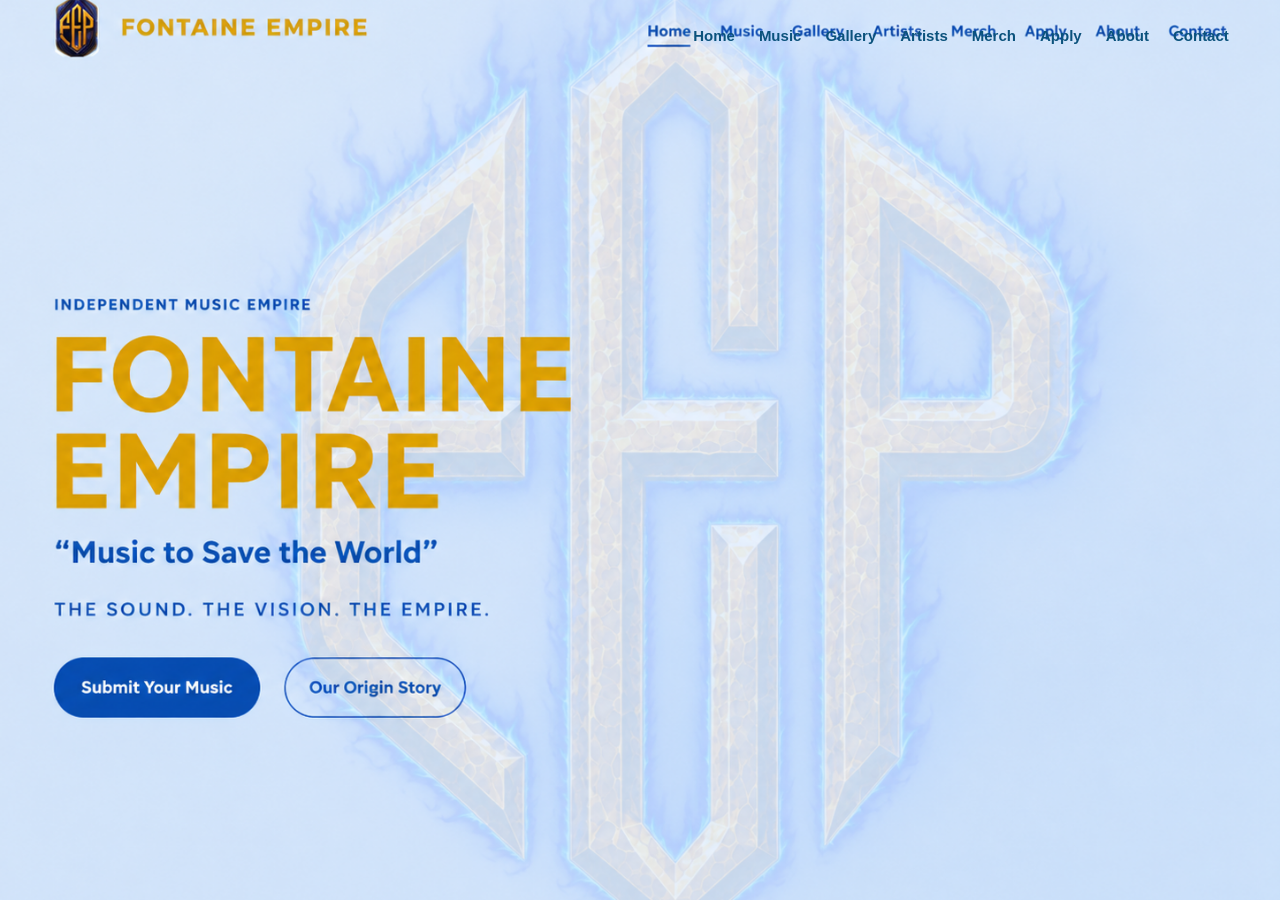
<file: index.html>
<!doctype html>
<html lang="en">

<head>

<meta charset="utf-8">

<meta name="viewport"
      content="width=device-width, initial-scale=1, viewport-fit=cover">

<title>FONTAINE EMPIRE | Music to Save the World</title>

<meta name="description"
      content="Fontaine Empire — Music to Save the World. The Sound. The Vision. The Empire.">


<style>

/* =========================================================
   RESET
========================================================= */

*{
  box-sizing:border-box;
}

html,
body{
  margin:0;
  padding:0;
  width:100%;
  min-height:100%;
}

body{
  font-family:Arial, Helvetica, sans-serif;

  background:#dceeff;

  overflow-x:hidden;
}

a{
  text-decoration:none;
}


/* =========================================================
   HOME
========================================================= */

.home{
  position:relative;

  width:100vw;

  height:100vh;
  height:100svh;

  min-height:520px;

  overflow:hidden;

  background:#dceeff;
}


/* =========================================================
   DESKTOP BACKGROUND
========================================================= */

.home-image{
  position:absolute;

  inset:0;

  width:100%;
  height:100%;

  object-fit:cover;

  object-position:center center;

  display:block;

  user-select:none;

  -webkit-user-drag:none;
}


/* =========================================================
   DESKTOP NAVIGATION
========================================================= */

.desktop-nav{
  position:absolute;

  top:3%;
  right:4%;

  z-index:20;

  display:flex;

  align-items:center;

  gap:24px;
}

.desktop-nav a{
  color:#0b527c;

  text-decoration:none;

  font-size:15px;

  font-weight:700;

  white-space:nowrap;

  transition:.2s ease;
}

.desktop-nav a:hover{
  color:#1689d5;
}


/* =========================================================
   MOBILE BRAND
========================================================= */

.mobile-brand{
  display:none;
}


/* =========================================================
   MOBILE HAMBURGER
========================================================= */

.mobile-menu-button{
  display:none;

  position:absolute;

  top:18px;
  right:18px;

  z-index:100;

  width:58px;
  height:58px;

  border:none;

  border-radius:15px;

  background:#ffffff;

  box-shadow:
    0 8px 25px rgba(11,82,124,.15);

  color:#0b527c;

  font-size:30px;

  line-height:1;

  cursor:pointer;
}


/* =========================================================
   MOBILE MENU
========================================================= */

.mobile-menu{
  display:none;

  position:absolute;

  top:88px;

  left:18px;
  right:18px;

  z-index:90;

  background:rgba(255,255,255,.97);

  border:1px solid #cfeaf4;

  border-radius:18px;

  overflow:hidden;

  box-shadow:
    0 15px 40px rgba(11,82,124,.18);
}

.mobile-menu.open{
  display:flex;

  flex-direction:column;
}

.mobile-menu a{
  padding:17px 20px;

  border-bottom:1px solid #e1f1f7;

  color:#0b527c;

  text-decoration:none;

  font-size:17px;

  font-weight:800;
}

.mobile-menu a:last-child{
  border-bottom:none;
}

.mobile-menu a:active{
  background:#e9f8ff;
}


/* =========================================================
   DESKTOP HOTSPOTS
========================================================= */

.hotspot{
  position:absolute;

  display:block;

  z-index:10;

  background:transparent;

  border:0;

  outline:0;

  color:transparent;

  text-decoration:none;
}


/* =========================================================
   DESKTOP NAVIGATION HOTSPOTS
========================================================= */

.home-link{
  top:3%;

  height:5.8%;
}

.home-link:nth-of-type(1){
  left:49%;

  width:5.1%;
}

.home-link:nth-of-type(2){
  left:54.7%;

  width:5%;
}

.home-link:nth-of-type(3){
  left:60%;

  width:5.8%;
}

.home-link:nth-of-type(4){
  left:66%;

  width:5.8%;
}

.home-link:nth-of-type(5){
  left:72%;

  width:5.5%;
}

.home-link:nth-of-type(6){
  left:78%;

  width:4.8%;
}

.home-link:nth-of-type(7){
  left:83.2%;

  width:5.2%;
}

.home-link:nth-of-type(8){
  left:89%;

  width:5.7%;
}


/* =========================================================
   DESKTOP BUTTONS
========================================================= */

.submit-link{
  left:4%;

  top:69%;

  width:16.5%;

  height:8.5%;
}

.origin-link{
  left:21.2%;

  top:69%;

  width:14%;

  height:8.5%;
}


/* =========================================================
   MOBILE
========================================================= */

@media(max-width:700px){

  html,
  body{
    width:100%;
    height:100%;

    overflow-x:hidden;
  }


  .home{
    width:100vw;

    height:100svh;

    min-height:600px;

    overflow:hidden;

    background:#dceeff;
  }


  /* =======================================================
     HIDE DESKTOP BACKGROUND IMAGE ON MOBILE
  ======================================================= */

  .home-image{
    display:none;
  }


  /* =======================================================
     LARGE TRANSPARENT FEP LOGO BACKGROUND
  ======================================================= */

  .home::before{

    content:"";

    position:absolute;

    z-index:1;

    top:50%;
    left:50%;

    width:115%;
    height:185%;

    transform:translate(-50%,-50%);

    background-image:url("fep-logo.jpeg");

    background-repeat:no-repeat;

    background-position:center;

    background-size:contain;

    opacity:.10;

    mix-blend-mode:multiply;

    pointer-events:none;
  }


  /* =======================================================
     MOBILE BRAND — TOP LEFT
  ======================================================= */

  .mobile-brand{

    position:absolute;

    top:18px;
    left:18px;

    z-index:100;

    display:flex;

    align-items:center;

    gap:9px;

    color:#c79b27;

    font-size:13px;

    font-weight:900;

    letter-spacing:.07em;

    white-space:nowrap;
  }


  .mobile-brand img{

    width:40px;
    height:40px;

    object-fit:contain;

    border-radius:50%;

    opacity:.95;
  }


  /* =======================================================
     HIDE DESKTOP NAV
  ======================================================= */

  .desktop-nav{
    display:none;
  }


  /* =======================================================
     HAMBURGER
  ======================================================= */

  .mobile-menu-button{

    display:flex;

    align-items:center;

    justify-content:center;
  }


  /* =======================================================
     HIDE DESKTOP HOTSPOTS
  ======================================================= */

  .hotspot{
    display:none;
  }


  /* =======================================================
     MOBILE MENU
  ======================================================= */

  .mobile-menu{
    z-index:90;
  }


  /* =======================================================
     MOBILE CONTENT
     
     ORIGINAL WORDS ARE KEPT
  ======================================================= */

  .mobile-content{

    position:absolute;

    z-index:30;

    top:50%;
    left:50%;

    transform:translate(-50%,-50%);

    width:88%;

    text-align:center;

    display:flex;

    flex-direction:column;

    align-items:center;
  }


  /* =======================================================
     MOBILE KICKER
  ======================================================= */

  .mobile-kicker{

    margin-bottom:8px;

    color:#15568c;

    font-size:11px;

    font-weight:900;

    letter-spacing:.16em;

    text-transform:uppercase;
  }


  /* =======================================================
     MOBILE TITLE
  ======================================================= */

  .mobile-title{

    margin:0;

    color:#e4a900;

    font-size:clamp(2.4rem,13vw,4rem);

    line-height:.9;

    font-weight:900;

    letter-spacing:-.04em;

    text-align:center;
  }


  /* =======================================================
     MOBILE TAGLINE
  ======================================================= */

  .mobile-tagline{

    margin:18px 0 0;

    color:#0b527c;

    font-size:clamp(1rem,5vw,1.35rem);

    font-weight:800;

    line-height:1.3;
  }


  /* =======================================================
     MOBILE SUBTITLE
  ======================================================= */

  .mobile-subtitle{

    margin:15px 0 0;

    color:#15568c;

    font-size:11px;

    font-weight:800;

    letter-spacing:.18em;

    text-transform:uppercase;

    line-height:1.5;
  }


  /* =======================================================
     MOBILE BUTTONS
  ======================================================= */

  .mobile-buttons{

    margin-top:25px;

    display:flex;

    justify-content:center;

    align-items:center;

    gap:10px;

    width:100%;
  }


  .mobile-button{

    display:flex;

    align-items:center;

    justify-content:center;

    min-height:46px;

    padding:0 18px;

    border-radius:25px;

    text-decoration:none;

    font-size:12px;

    font-weight:800;

    white-space:nowrap;
  }


  .mobile-button.primary{

    background:#086fc9;

    color:#fff;

    box-shadow:
      0 8px 20px rgba(8,111,201,.2);
  }


  .mobile-button.secondary{

    background:rgba(255,255,255,.75);

    color:#0b527c;

    border:1.5px solid #1689d5;
  }

}


/* =========================================================
   SMALL PHONES
========================================================= */

@media(max-width:390px){

  .mobile-brand{

    top:14px;
    left:14px;

    font-size:11px;

    gap:7px;
  }


  .mobile-brand img{

    width:36px;
    height:36px;
  }


  .mobile-menu-button{

    width:52px;
    height:52px;

    top:14px;
    right:14px;

    font-size:27px;
  }


  .mobile-menu{

    top:78px;

    left:14px;
    right:14px;
  }


  .mobile-content{

    width:92%;
  }


  .mobile-title{

    font-size:2.45rem;
  }


  .mobile-tagline{

    font-size:.95rem;
  }


  .mobile-subtitle{

    font-size:9px;
  }


  .mobile-buttons{

    gap:7px;
  }


  .mobile-button{

    padding:0 13px;

    font-size:10px;
  }

}


/* =========================================================
   TALL PHONES
========================================================= */

@media(max-width:700px) and (min-height:800px){

  .mobile-content{

    top:47%;
  }

}

</style>

</head>


<body>


<main
  class="home"
  aria-label="Fontaine Empire Home">


  <!-- =====================================================
       MOBILE BRAND
  ====================================================== -->

  <div class="mobile-brand">

    <img
      src="fep-logo.jpeg"
      alt="Fontaine Empire logo">

    <span>
      FONTAINE EMPIRE
    </span>

  </div>


  <!-- =====================================================
       DESKTOP BACKGROUND IMAGE

       This remains exactly as before on desktop.
       It is hidden only on mobile.
  ====================================================== -->

  <img
    class="home-image"
    src="home-reference.png"
    alt="Fontaine Empire — Music to Save the World">


  <!-- =====================================================
       DESKTOP NAVIGATION

       ONLY VISIBLE ON DESKTOP
  ====================================================== -->

  <nav
    class="desktop-nav"
    aria-label="Main navigation">

    <a href="index.html">
      Home
    </a>

    <a href="music.html">
      Music
    </a>

    <a href="gallery.html">
      Gallery
    </a>

    <a href="artists.html">
      Artists
    </a>

    <a href="merch.html">
      Merch
    </a>

    <a href="apply.html">
      Apply
    </a>

    <a href="about.html">
      About
    </a>

    <a href="contact.html">
      Contact
    </a>

  </nav>


  <!-- =====================================================
       MOBILE HAMBURGER

       ONLY VISIBLE ON MOBILE
  ====================================================== -->

  <button
    class="mobile-menu-button"
    id="mobileMenuButton"
    type="button"
    aria-label="Open menu"
    aria-expanded="false">

    ☰

  </button>


  <!-- =====================================================
       MOBILE MENU
  ====================================================== -->

  <nav
    class="mobile-menu"
    id="mobileMenu"
    aria-label="Mobile navigation">

    <a href="index.html">
      Home
    </a>

    <a href="music.html">
      Music
    </a>

    <a href="gallery.html">
      Gallery
    </a>

    <a href="artists.html">
      Artists
    </a>

    <a href="merch.html">
      Merch
    </a>

    <a href="apply.html">
      Apply
    </a>

    <a href="about.html">
      About
    </a>

    <a href="contact.html">
      Contact
    </a>

  </nav>


  <!-- =====================================================
       MOBILE CONTENT

       SAME WORDING AS BEFORE
  ====================================================== -->

  <section
    class="mobile-content"
    aria-label="Fontaine Empire introduction">


    <div class="mobile-kicker">
      Independent Music Empire
    </div>


    <h1 class="mobile-title">

      FONTAINE<br>

      EMPIRE

    </h1>


    <p class="mobile-tagline">

      “Music to Save the World”

    </p>


    <p class="mobile-subtitle">

      The Sound. The Vision. The Empire.

    </p>


    <div class="mobile-buttons">


      <a
        class="mobile-button primary"
        href="apply.html">

        Submit Your Music

      </a>


      <a
        class="mobile-button secondary"
        href="about.html">

        Our Origin Story

      </a>


    </div>

  </section>


  <!-- =====================================================
       DESKTOP CLICKABLE AREAS

       THESE STAY ACTIVE ON DESKTOP ONLY
  ====================================================== -->


  <a
    class="hotspot home-link"
    href="index.html"
    aria-label="Home">
  </a>


  <a
    class="hotspot home-link"
    href="music.html"
    aria-label="Music">
  </a>


  <a
    class="hotspot home-link"
    href="gallery.html"
    aria-label="Gallery">
  </a>


  <a
    class="hotspot home-link"
    href="artists.html"
    aria-label="Artists">
  </a>


  <a
    class="hotspot home-link"
    href="merch.html"
    aria-label="Merch">
  </a>


  <a
    class="hotspot home-link"
    href="apply.html"
    aria-label="Apply">
  </a>


  <a
    class="hotspot home-link"
    href="about.html"
    aria-label="About">
  </a>


  <a
    class="hotspot home-link"
    href="contact.html"
    aria-label="Contact">
  </a>


  <!-- DESKTOP BUTTONS -->


  <a
    class="hotspot submit-link"
    href="apply.html"
    aria-label="Submit Your Music">
  </a>


  <a
    class="hotspot origin-link"
    href="about.html"
    aria-label="Our Origin Story">
  </a>


</main>


<!-- =======================================================
     MOBILE MENU SCRIPT
======================================================= -->

<script>


const menuButton =
  document.getElementById("mobileMenuButton");


const mobileMenu =
  document.getElementById("mobileMenu");


/* =========================================================
   OPEN / CLOSE MENU
========================================================= */

menuButton.addEventListener("click", function(){

  const opened =
    mobileMenu.classList.toggle("open");


  menuButton.setAttribute(
    "aria-expanded",
    opened
  );


  menuButton.setAttribute(
    "aria-label",
    opened
      ? "Close menu"
      : "Open menu"
  );


  menuButton.textContent =
    opened
      ? "×"
      : "☰";

});


/* =========================================================
   CLOSE MENU AFTER SELECTING PAGE
========================================================= */

const mobileLinks =
  mobileMenu.querySelectorAll("a");


mobileLinks.forEach(function(link){

  link.addEventListener("click", function(){

    mobileMenu.classList.remove("open");


    menuButton.textContent =
      "☰";


    menuButton.setAttribute(
      "aria-expanded",
      "false"
    );


    menuButton.setAttribute(
      "aria-label",
      "Open menu"
    );

  });

});


/* =========================================================
   CLOSE MENU WHEN TAPPING OUTSIDE
========================================================= */

document.addEventListener("click", function(event){

  if(
    mobileMenu.classList.contains("open") &&
    !mobileMenu.contains(event.target) &&
    !menuButton.contains(event.target)
  ){

    mobileMenu.classList.remove("open");


    menuButton.textContent =
      "☰";


    menuButton.setAttribute(
      "aria-expanded",
      "false"
    );


    menuButton.setAttribute(
      "aria-label",
      "Open menu"
    );

  }

});

</script>


</body>

</html>
</file>
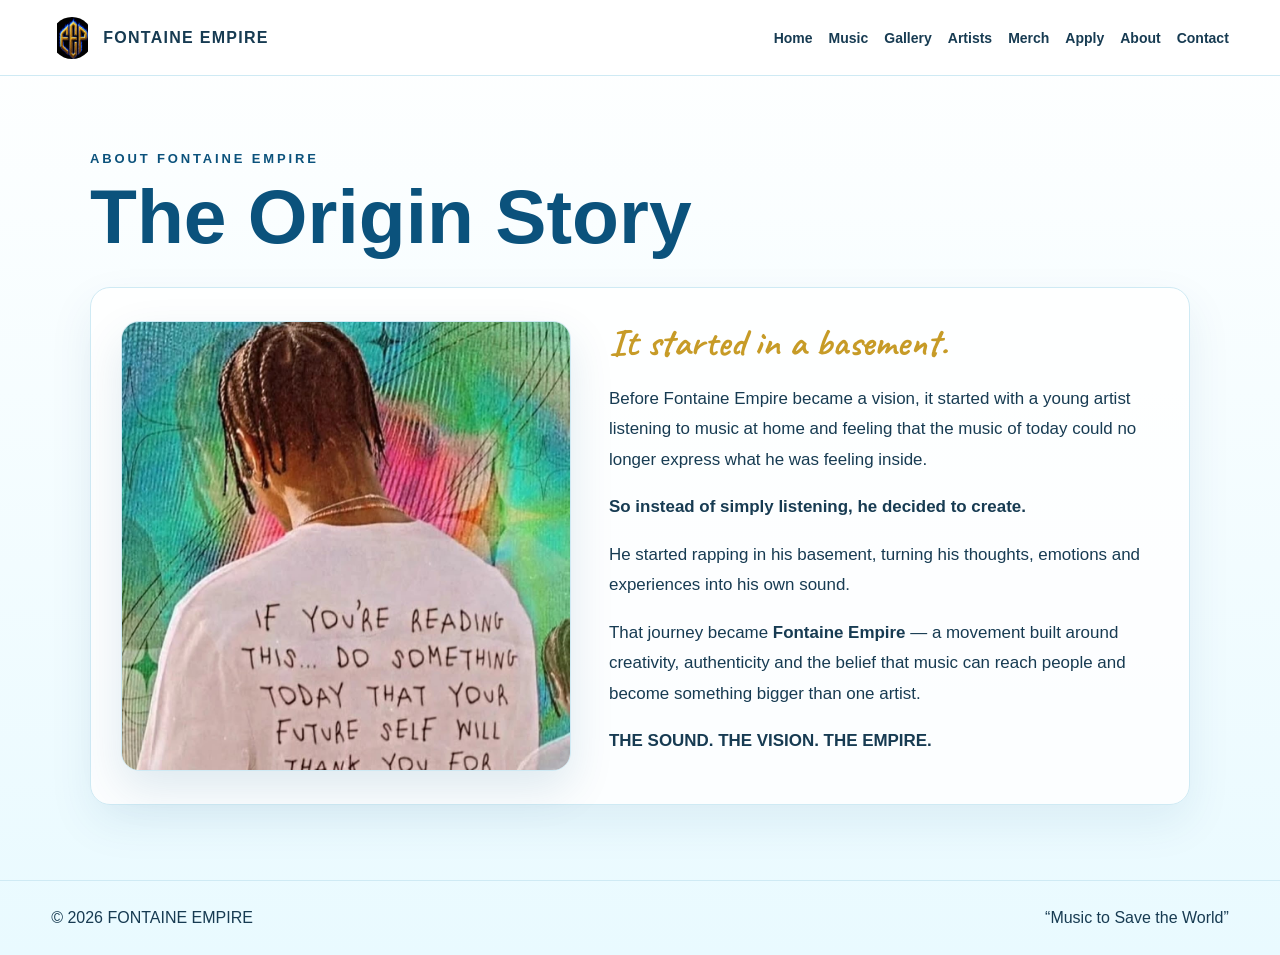
<file: about.html>
<!doctype html>
<html lang="en">
<head>
<meta charset="utf-8">
<meta name="viewport" content="width=device-width,initial-scale=1">

<title>About | FONTAINE EMPIRE</title>

<style>
*{
  box-sizing:border-box;
}

body{
  margin:0;
  font-family:Arial,sans-serif;
  color:#173b52;
  background:linear-gradient(#fff,#e9faff);
}

a{
  text-decoration:none;
  color:inherit;
}

/* NAVIGATION */
nav{
  height:76px;
  padding:0 4%;
  display:flex;
  align-items:center;
  justify-content:space-between;
  background:#ffffffee;
  backdrop-filter:blur(12px);
  border-bottom:1px solid #cfeaf4;
  position:sticky;
  top:0;
  z-index:10;
}

.brand{
  font-weight:900;
  letter-spacing:.08em;
  display:flex;
  align-items:center;
  gap:10px;
}

.brand img{
  width:42px;
  height:42px;
  border-radius:50%;
  object-fit:contain;
  flex:0 0 auto;
}

.links{
  display:flex;
  gap:16px;
  font-weight:700;
  font-size:14px;
}

.links a:hover{
  color:#1689d5;
}

/* MOBILE MENU */
.menu-toggle{
  display:none;
  background:#fff;
  border:1px solid #b9dcea;
  border-radius:10px;
  padding:9px 12px;
  color:#0b527c;
  font-size:18px;
  cursor:pointer;
}

.mobile-links{
  display:none;
}

/* PAGE */
.page{
  width:min(1100px,92%);
  margin:auto;
  padding:75px 0;
}

.kicker{
  text-transform:uppercase;
  letter-spacing:.22em;
  font-size:13px;
  font-weight:900;
  color:#0b527c;
}

h1{
  font-size:clamp(2.7rem,6vw,5rem);
  line-height:.92;
  margin:15px 0 35px;
  color:#0b527c;
}

/* ORIGIN STORY */
.card{
  padding:28px;
  border:1px solid #cfeaf4;
  border-radius:20px;
  background:#ffffffd9;
  box-shadow:0 18px 45px rgba(11,82,124,.08);
}

.origin-story{
  display:grid;
  grid-template-columns:minmax(260px,.9fr) minmax(320px,1.1fr);
  gap:38px;
  align-items:center;
  padding:30px;
}

.origin-photo{
  width:100%;
  max-height:560px;
  object-fit:cover;
  border-radius:18px;
  border:1px solid #cfeaf4;
  box-shadow:0 18px 45px rgba(11,82,124,.12);
}

.origin-copy h3{
  font-family:'Caveat',cursive;
  font-size:clamp(2rem,3vw,3rem);
  color:#c79b27;
  margin:0 0 16px;
}

.origin-copy p{
  font-size:1.06rem;
  line-height:1.8;
}

/* FOOTER */
footer{
  padding:28px 4%;
  border-top:1px solid #cfeaf4;
  display:flex;
  justify-content:space-between;
}

/* MOBILE */
@media(max-width:800px){

  nav{
    height:auto;
    min-height:72px;
    position:sticky;
  }

  .brand{
    font-size:12px;
    gap:8px;
  }

  .brand img{
    width:38px;
    height:38px;
  }

  .links{
    display:none;
  }

  .menu-toggle{
    display:block;
  }

  .mobile-links{
    position:absolute;
    top:72px;
    left:4%;
    right:4%;
    display:none;
    flex-direction:column;
    gap:0;
    background:#fff;
    border:1px solid #cfeaf4;
    border-radius:0 0 14px 14px;
    box-shadow:0 12px 25px rgba(11,82,124,.12);
    overflow:hidden;
  }

  .mobile-links.open{
    display:flex;
  }

  .mobile-links a{
    padding:14px 18px;
    border-bottom:1px solid #e4f2f7;
    font-weight:800;
  }

  .mobile-links a:last-child{
    border-bottom:0;
  }

  .origin-story{
    grid-template-columns:1fr;
    padding:22px;
  }

  .origin-photo{
    max-height:520px;
    max-width:620px;
    margin:auto;
  }

  footer{
    flex-direction:column;
    gap:8px;
  }
}
</style>

<link rel="preconnect" href="https://fonts.googleapis.com">
<link rel="preconnect" href="https://fonts.gstatic.com" crossorigin>
<link
href="https://fonts.googleapis.com/css2?family=Caveat:wght@500;600;700&display=swap"
rel="stylesheet">

</head>

<body>

<!-- NAVIGATION -->
<nav>

  <a class="brand" href="index.html">
    <img src="fep-logo.jpeg" alt="Fontaine Empire logo">
    <span>FONTAINE EMPIRE</span>
  </a>

  <div class="links">
    <a href="index.html">Home</a>
    <a href="music.html">Music</a>
    <a href="gallery.html">Gallery</a>
    <a href="artists.html">Artists</a>
    <a href="merch.html">Merch</a>
    <a href="apply.html">Apply</a>
    <a href="about.html">About</a>
    <a href="contact.html">Contact</a>
  </div>

  <button
    class="menu-toggle"
    type="button"
    aria-label="Open menu"
    aria-expanded="false">
    ☰
  </button>

  <div class="mobile-links">
    <a href="index.html">Home</a>
    <a href="music.html">Music</a>
    <a href="gallery.html">Gallery</a>
    <a href="artists.html">Artists</a>
    <a href="merch.html">Merch</a>
    <a href="apply.html">Apply</a>
    <a href="about.html">About</a>
    <a href="contact.html">Contact</a>
  </div>

</nav>

<!-- ABOUT PAGE -->
<main>

<section class="page">

  <div class="kicker">About Fontaine Empire</div>

  <h1>The Origin Story</h1>

  <div class="card origin-story">

    <img
      class="origin-photo"
      src="origin-story-photo.jpeg"
      alt="Fontaine Empire origin story photo">

    <div class="origin-copy">

      <h3>It started in a basement.</h3>

      <p>
        Before Fontaine Empire became a vision, it started with a young artist
        listening to music at home and feeling that the music of today could no
        longer express what he was feeling inside.
      </p>

      <p>
        <strong>So instead of simply listening, he decided to create.</strong>
      </p>

      <p>
        He started rapping in his basement, turning his thoughts, emotions and
        experiences into his own sound.
      </p>

      <p>
        That journey became <strong>Fontaine Empire</strong> — a movement built
        around creativity, authenticity and the belief that music can reach
        people and become something bigger than one artist.
      </p>

      <p>
        <strong>THE SOUND. THE VISION. THE EMPIRE.</strong>
      </p>

    </div>

  </div>

</section>

</main>

<!-- FOOTER -->
<footer>

  <span>© 2026 FONTAINE EMPIRE</span>

  <span>“Music to Save the World”</span>

</footer>

<!-- MOBILE MENU SCRIPT -->
<script>

const toggle = document.querySelector(".menu-toggle");
const mobileMenu = document.querySelector(".mobile-links");

if(toggle && mobileMenu){

  toggle.addEventListener("click", () => {

    const isOpen = mobileMenu.classList.toggle("open");

    toggle.setAttribute(
      "aria-expanded",
      isOpen
    );

  });

}

</script>

</body>
</html>
</file>
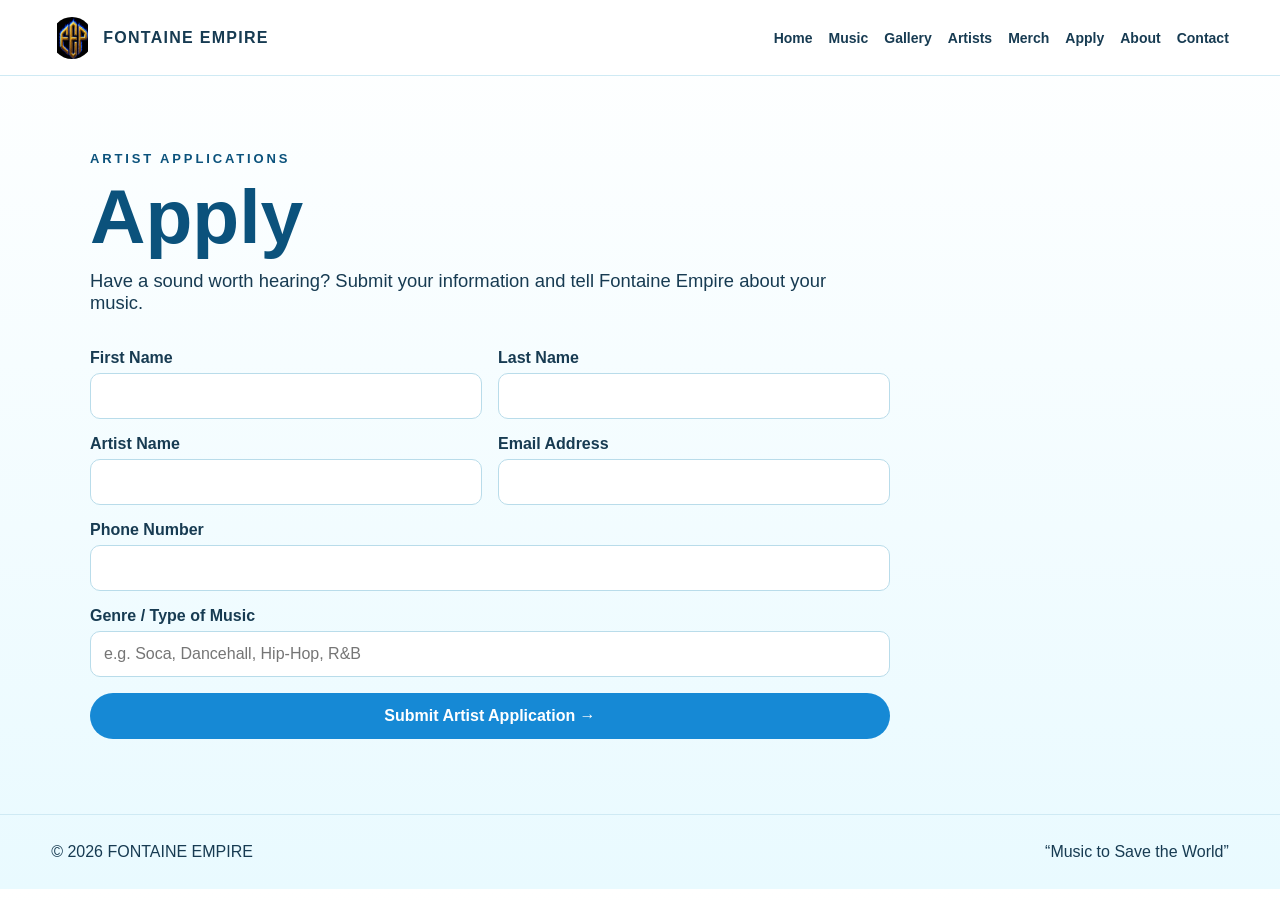
<file: apply.html>
<!doctype html>
<html lang="en">
<head>
<meta charset="utf-8">
<meta name="viewport" content="width=device-width,initial-scale=1">

<title>Apply | FONTAINE EMPIRE</title>

<style>
*{
  box-sizing:border-box;
}

body{
  margin:0;
  font-family:Arial,sans-serif;
  color:#173b52;
  background:linear-gradient(#fff,#e9faff);
}

a{
  text-decoration:none;
  color:inherit;
}

/* NAVIGATION */
nav{
  height:76px;
  padding:0 4%;
  display:flex;
  align-items:center;
  justify-content:space-between;
  background:#ffffffee;
  backdrop-filter:blur(12px);
  border-bottom:1px solid #cfeaf4;
  position:sticky;
  top:0;
  z-index:5;
}

.brand{
  font-weight:900;
  letter-spacing:.08em;
  display:flex;
  align-items:center;
  gap:10px;
}

.brand img{
  width:42px;
  height:42px;
  border-radius:50%;
  object-fit:contain;
}

.links{
  display:flex;
  gap:16px;
  font-weight:700;
  font-size:14px;
}

.links a:hover{
  color:#1689d5;
}

/* MOBILE MENU */
.menu-toggle{
  display:none;
  background:#fff;
  border:1px solid #b9dcea;
  border-radius:10px;
  padding:9px 12px;
  color:#0b527c;
  font-size:18px;
  cursor:pointer;
}

.mobile-links{
  display:none;
}

/* PAGE */
.page{
  width:min(1100px,92%);
  margin:auto;
  padding:75px 0;
}

.kicker{
  text-transform:uppercase;
  letter-spacing:.22em;
  font-size:13px;
  font-weight:900;
  color:#0b527c;
}

h1{
  font-size:clamp(2.7rem,6vw,5rem);
  line-height:.92;
  margin:15px 0;
  color:#0b527c;
}

.lead{
  font-size:1.15rem;
  max-width:760px;
}

/* APPLICATION FORM */
form{
  max-width:800px;
  display:grid;
  grid-template-columns:1fr 1fr;
  gap:16px;
  margin-top:35px;
}

.field{
  display:flex;
  flex-direction:column;
  gap:6px;
}

.full{
  grid-column:1/-1;
}

label{
  font-weight:700;
}

input,
textarea{
  padding:13px;
  border:1px solid #b9dcea;
  border-radius:10px;
  font:inherit;
  background:#fff;
  outline:none;
}

input:focus,
textarea:focus{
  border-color:#1689d5;
  box-shadow:0 0 0 3px rgba(22,137,213,.12);
}

textarea{
  min-height:150px;
  resize:vertical;
}

.submit{
  grid-column:1/-1;
  border:0;
  border-radius:999px;
  padding:14px;
  background:#1689d5;
  color:#fff;
  font-weight:900;
  font-size:16px;
  cursor:pointer;
}

.submit:hover{
  background:#0b6fae;
}

/* FOOTER */
footer{
  padding:28px 4%;
  border-top:1px solid #cfeaf4;
  display:flex;
  justify-content:space-between;
}

/* MOBILE */
@media(max-width:800px){

  nav{
    height:auto;
    min-height:72px;
    position:sticky;
  }

  .brand{
    font-size:12px;
    gap:8px;
  }

  .brand img{
    width:38px;
    height:38px;
  }

  .links{
    display:none;
  }

  .menu-toggle{
    display:block;
  }

  .mobile-links{
    position:absolute;
    top:72px;
    left:4%;
    right:4%;
    display:none;
    flex-direction:column;
    gap:0;
    background:#fff;
    border:1px solid #cfeaf4;
    border-radius:0 0 14px 14px;
    box-shadow:0 12px 25px rgba(11,82,124,.12);
    overflow:hidden;
  }

  .mobile-links.open{
    display:flex;
  }

  .mobile-links a{
    padding:14px 18px;
    border-bottom:1px solid #e4f2f7;
    font-weight:800;
  }

  .mobile-links a:last-child{
    border-bottom:0;
  }

  form{
    grid-template-columns:1fr;
  }

  .full,
  .submit{
    grid-column:auto;
  }

  footer{
    flex-direction:column;
    gap:8px;
  }
}
</style>
</head>

<body>

<!-- NAVIGATION -->
<nav>

  <a class="brand" href="index.html">
    <img src="fep-logo.jpeg" alt="Fontaine Empire logo">
    <span>FONTAINE EMPIRE</span>
  </a>

  <div class="links">
    <a href="index.html">Home</a>
    <a href="music.html">Music</a>
    <a href="gallery.html">Gallery</a>
    <a href="artists.html">Artists</a>
    <a href="merch.html">Merch</a>
    <a href="apply.html">Apply</a>
    <a href="about.html">About</a>
    <a href="contact.html">Contact</a>
  </div>

  <button
    class="menu-toggle"
    type="button"
    aria-label="Open menu"
    aria-expanded="false">
    ☰
  </button>

  <div class="mobile-links">
    <a href="index.html">Home</a>
    <a href="music.html">Music</a>
    <a href="gallery.html">Gallery</a>
    <a href="artists.html">Artists</a>
    <a href="merch.html">Merch</a>
    <a href="apply.html">Apply</a>
    <a href="about.html">About</a>
    <a href="contact.html">Contact</a>
  </div>

</nav>

<!-- APPLY PAGE -->
<main>

<section class="page">

  <div class="kicker">Artist Applications</div>

  <h1>Apply</h1>

  <p class="lead">
    Have a sound worth hearing?
    Submit your information and tell Fontaine Empire about your music.
  </p>

  <form>

    <div class="field">
      <label for="first-name">First Name</label>
      <input
        id="first-name"
        name="first_name"
        type="text"
        autocomplete="given-name"
        required>
    </div>

    <div class="field">
      <label for="last-name">Last Name</label>
      <input
        id="last-name"
        name="last_name"
        type="text"
        autocomplete="family-name"
        required>
    </div>

    <div class="field">
      <label for="artist-name">Artist Name</label>
      <input
        id="artist-name"
        name="artist_name"
        type="text"
        required>
    </div>

    <div class="field">
      <label for="email">Email Address</label>
      <input
        id="email"
        name="email"
        type="email"
        autocomplete="email"
        required>
    </div>

    <div class="field full">
      <label for="phone">Phone Number</label>
      <input
        id="phone"
        name="phone"
        type="tel"
        autocomplete="tel"
        required>
    </div>

    <div class="field full">
      <label for="genre">Genre / Type of Music</label>
      <input
        id="genre"
        name="genre"
        type="text"
        placeholder="e.g. Soca, Dancehall, Hip-Hop, R&B"
        required>
    </div>

    <button class="submit" type="submit">
      Submit Artist Application →
    </button>

  </form>

</section>

</main>

<!-- FOOTER -->
<footer>
  <span>© 2026 FONTAINE EMPIRE</span>
  <span>“Music to Save the World”</span>
</footer>

<script>
const toggle = document.querySelector(".menu-toggle");
const mobileMenu = document.querySelector(".mobile-links");

if(toggle && mobileMenu){

  toggle.addEventListener("click", () => {

    const isOpen = mobileMenu.classList.toggle("open");

    toggle.setAttribute(
      "aria-expanded",
      isOpen
    );

  });

}
</script>

</body>
</html>
</file>
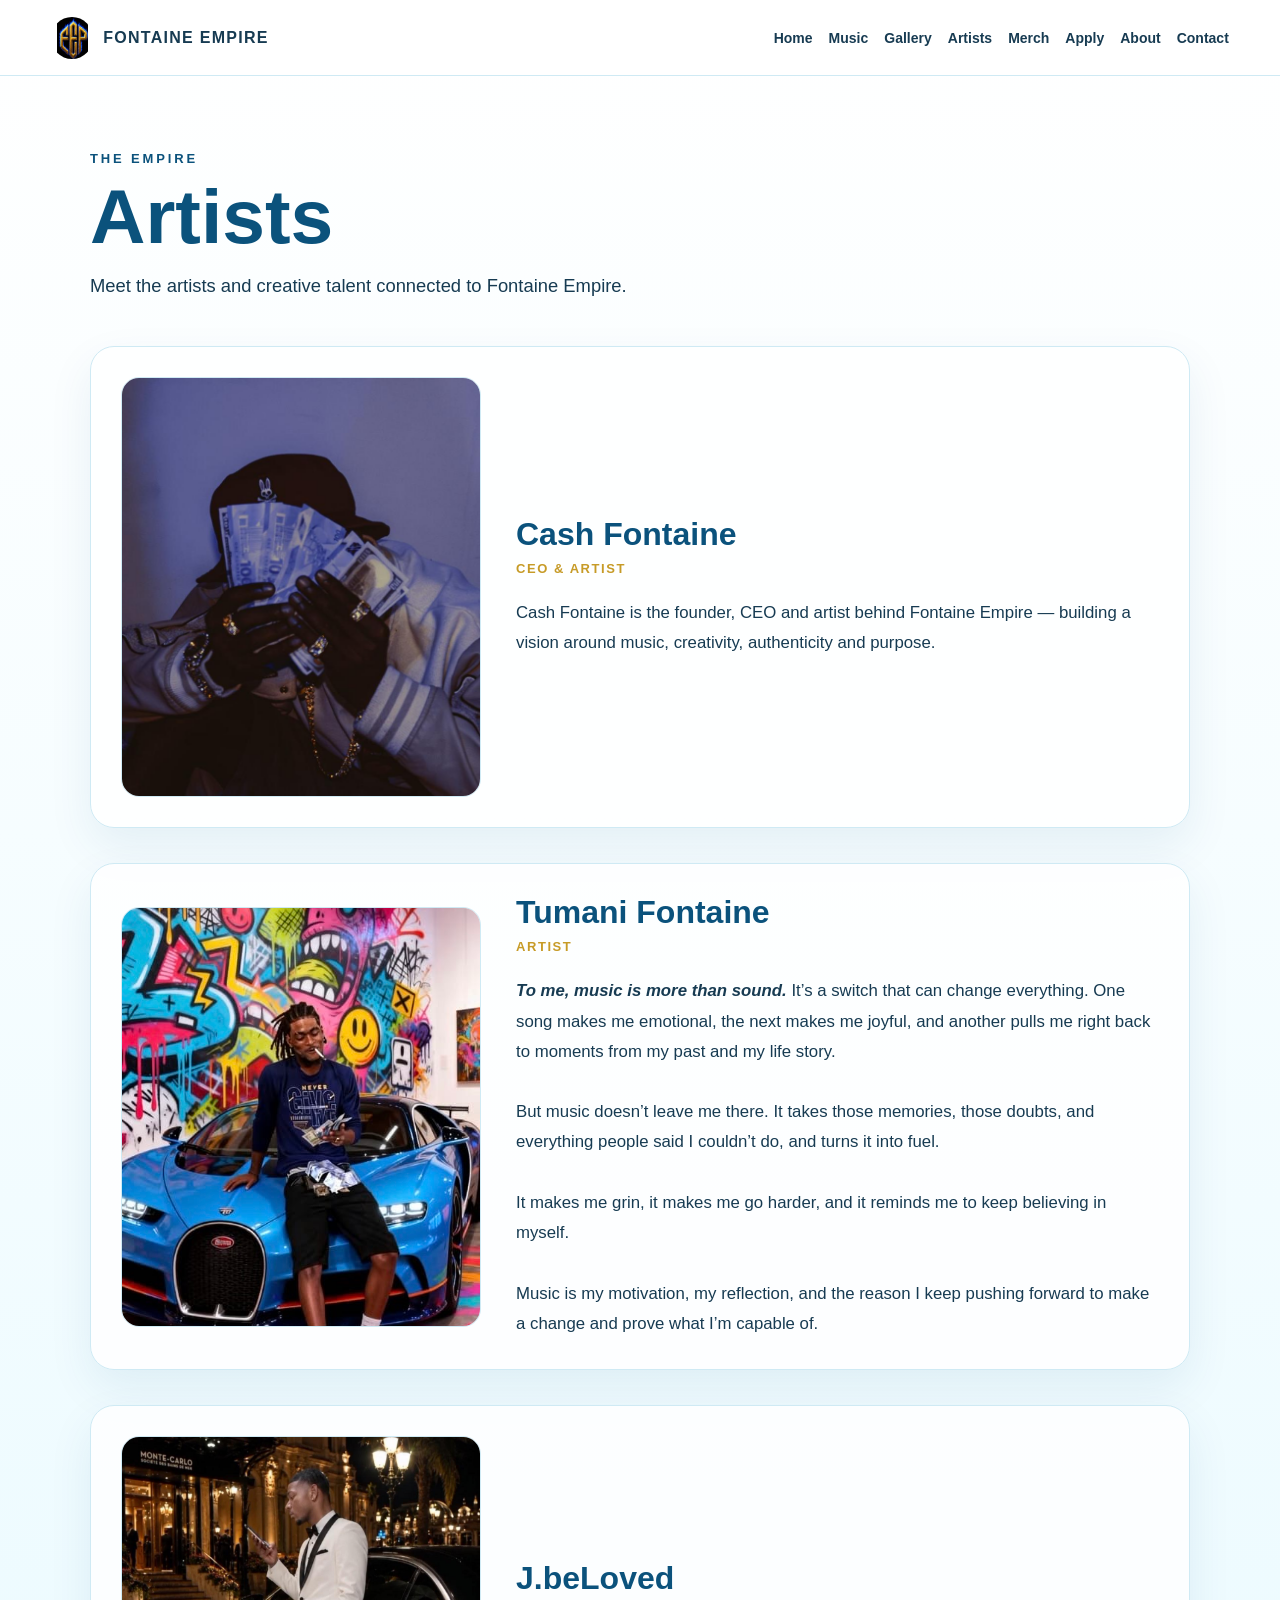
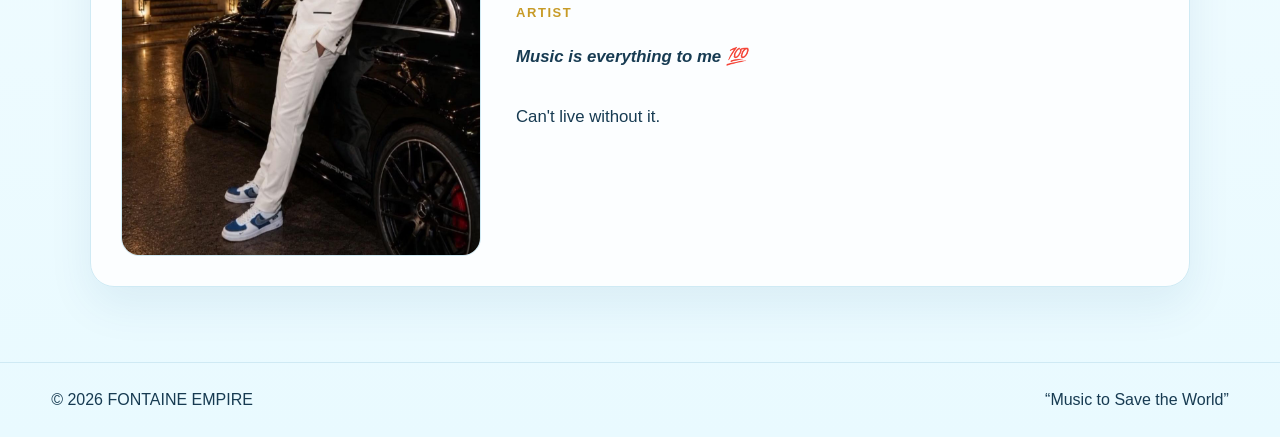
<file: artists.html>
<!doctype html>
<html lang="en">

<head>
<meta charset="utf-8">
<meta name="viewport" content="width=device-width,initial-scale=1">

<title>Artists | FONTAINE EMPIRE</title>

<style>

*{
  box-sizing:border-box;
}

body{
  margin:0;
  font-family:Arial,sans-serif;
  color:#173b52;
  background:linear-gradient(#fff,#e9faff);
}

a{
  text-decoration:none;
  color:inherit;
}

/* =========================
   NAVIGATION
========================= */

nav{
  height:76px;
  padding:0 4%;

  display:flex;
  align-items:center;
  justify-content:space-between;

  background:#ffffffee;
  backdrop-filter:blur(12px);

  border-bottom:1px solid #cfeaf4;

  position:sticky;
  top:0;
  z-index:10;
}

.brand{
  font-weight:900;
  letter-spacing:.08em;

  display:flex;
  align-items:center;
  gap:10px;
}

.brand img{
  width:42px;
  height:42px;

  border-radius:50%;
  object-fit:contain;

  flex:0 0 auto;
}

.links{
  display:flex;
  gap:16px;

  font-weight:700;
  font-size:14px;
}

.links a:hover{
  color:#1689d5;
}

/* =========================
   MOBILE MENU
========================= */

.menu-toggle{
  display:none;

  background:#fff;

  border:1px solid #b9dcea;

  border-radius:10px;

  padding:9px 12px;

  color:#0b527c;

  font-size:18px;

  cursor:pointer;
}

.mobile-links{
  display:none;
}

/* =========================
   PAGE
========================= */

.page{
  width:min(1100px,92%);
  margin:auto;

  padding:75px 0;
}

.kicker{
  text-transform:uppercase;
  letter-spacing:.22em;

  font-size:13px;
  font-weight:900;

  color:#0b527c;
}

h1{
  font-size:clamp(2.7rem,6vw,5rem);

  line-height:.92;

  margin:15px 0;

  color:#0b527c;
}

.lead{
  font-size:1.15rem;
  max-width:760px;

  line-height:1.7;
}

/* =========================
   ARTIST CARDS
========================= */

.artist-list{
  display:flex;
  flex-direction:column;

  gap:35px;

  margin-top:45px;
}

.artist-card{
  display:grid;

  grid-template-columns:360px 1fr;

  gap:35px;

  padding:30px;

  border:1px solid #cfeaf4;

  border-radius:24px;

  background:#ffffffd9;

  box-shadow:
    0 18px 45px rgba(11,82,124,.08);

  align-items:center;
}

.artist-photo{
  width:100%;

  height:420px;

  object-fit:cover;

  border-radius:18px;

  border:1px solid #cfeaf4;

  display:block;
}

.artist-info h2{
  margin:0 0 8px;

  font-size:2rem;

  color:#0b527c;
}

.artist-title{
  margin:0 0 22px;

  color:#c79b27;

  font-weight:900;

  text-transform:uppercase;

  letter-spacing:.12em;

  font-size:13px;
}

.artist-bio{
  font-size:1.05rem;

  line-height:1.8;

  margin:0;
}

.artist-bio em{
  font-weight:700;
}

/* =========================
   CASH FONTAINE PLACEHOLDER
========================= */

.cash-photo{
  width:100%;
  height:420px;

  border-radius:18px;

  border:1px solid #cfeaf4;

  background:linear-gradient(135deg,#bdeeff,#fff);

  display:grid;
  place-items:center;

  color:#0b527c;

  font-weight:900;

  font-size:18px;
}

/* =========================
   FOOTER
========================= */

footer{
  padding:28px 4%;

  border-top:1px solid #cfeaf4;

  display:flex;

  justify-content:space-between;
}

/* =========================
   MOBILE
========================= */

@media(max-width:800px){

  nav{
    height:auto;
    min-height:72px;
    position:sticky;
  }

  .brand{
    font-size:12px;
    gap:8px;
  }

  .brand img{
    width:38px;
    height:38px;
  }

  .links{
    display:none;
  }

  .menu-toggle{
    display:block;
  }

  .mobile-links{
    position:absolute;

    top:72px;

    left:4%;
    right:4%;

    display:none;

    flex-direction:column;

    gap:0;

    background:#fff;

    border:1px solid #cfeaf4;

    border-radius:0 0 14px 14px;

    box-shadow:
      0 12px 25px rgba(11,82,124,.12);

    overflow:hidden;
  }

  .mobile-links.open{
    display:flex;
  }

  .mobile-links a{
    padding:14px 18px;

    border-bottom:1px solid #e4f2f7;

    font-weight:800;
  }

  .mobile-links a:last-child{
    border-bottom:0;
  }

  /* ARTISTS */

  .page{
    padding:55px 0;
  }

  .artist-list{
    gap:25px;
    margin-top:35px;
  }

  .artist-card{
    grid-template-columns:1fr;

    gap:22px;

    padding:20px;

    border-radius:20px;
  }

  .artist-photo,
  .cash-photo{
    height:auto;

    max-height:none;

    aspect-ratio:4/5;

    object-fit:cover;
  }

  .artist-info h2{
    font-size:1.7rem;
  }

  .artist-bio{
    font-size:1rem;

    line-height:1.7;
  }

  footer{
    flex-direction:column;
    gap:8px;
  }

}

</style>
</head>


<body>


<!-- =========================
     NAVIGATION
========================= -->

<nav>

  <a class="brand" href="index.html">

    <img
      src="fep-logo.jpeg"
      alt="Fontaine Empire logo">

    <span>FONTAINE EMPIRE</span>

  </a>


  <div class="links">

    <a href="index.html">Home</a>
    <a href="music.html">Music</a>
    <a href="gallery.html">Gallery</a>
    <a href="artists.html">Artists</a>
    <a href="merch.html">Merch</a>
    <a href="apply.html">Apply</a>
    <a href="about.html">About</a>
    <a href="contact.html">Contact</a>

  </div>


  <button
    class="menu-toggle"
    type="button"
    aria-label="Open menu"
    aria-expanded="false">

    ☰

  </button>


  <div class="mobile-links">

    <a href="index.html">Home</a>
    <a href="music.html">Music</a>
    <a href="gallery.html">Gallery</a>
    <a href="artists.html">Artists</a>
    <a href="merch.html">Merch</a>
    <a href="apply.html">Apply</a>
    <a href="about.html">About</a>
    <a href="contact.html">Contact</a>

  </div>

</nav>


<!-- =========================
     ARTISTS PAGE
========================= -->

<main>

<section class="page">

  <div class="kicker">
    The Empire
  </div>


  <h1>
    Artists
  </h1>


  <p class="lead">
    Meet the artists and creative talent connected
    to Fontaine Empire.
  </p>


  <div class="artist-list">


    <!-- =========================
         ARTIST 1 — CASH FONTAINE
    ========================== -->

    <article class="artist-card">

      <img
        class="artist-photo"
        src="artist-1.jpeg"
        alt="ThugBaby">

      <div class="artist-info">

        <h2>
          Cash Fontaine
        </h2>

        <p class="artist-title">
          CEO & Artist
        </p>

        <p class="artist-bio">

          Cash Fontaine is the founder, CEO and artist
          behind Fontaine Empire — building a vision
          around music, creativity, authenticity and
          purpose.

        </p>

      </div>

    </article>


    <!-- =========================
         ARTIST 2 — TUMANI FONTAINE
    ========================== -->

    <article class="artist-card">

      <img
        class="artist-photo"
        src="artist-2.jpeg"
        alt="Tumani Fontaine">

      <div class="artist-info">

        <h2>
          Tumani Fontaine
        </h2>

        <p class="artist-title">
          Artist
        </p>


        <p class="artist-bio">

          <em>
            To me, music is more than sound.
          </em>

          It’s a switch that can change everything.
          One song makes me emotional, the next makes
          me joyful, and another pulls me right back
          to moments from my past and my life story.

          <br><br>

          But music doesn’t leave me there. It takes
          those memories, those doubts, and everything
          people said I couldn’t do, and turns it into
          fuel.

          <br><br>

          It makes me grin, it makes me go harder,
          and it reminds me to keep believing in myself.

          <br><br>

          Music is my motivation, my reflection, and
          the reason I keep pushing forward to make a
          change and prove what I’m capable of.

        </p>

      </div>

    </article>


    <!-- =========================
         ARTIST 3 — J.BELOVED
    ========================== -->

    <article class="artist-card">

      <img
        class="artist-photo"
        src="artist-3.jpeg"
        alt="J.beLoved">

      <div class="artist-info">

        <h2>
          J.beLoved
        </h2>

        <p class="artist-title">
          Artist
        </p>

        <p class="artist-bio">

          <em>
            Music is everything to me 💯
          </em>

          <br><br>

          Can't live without it.

        </p>

      </div>

    </article>


  </div>

</section>

</main>


<!-- =========================
     FOOTER
========================= -->

<footer>

  <span>
    © 2026 FONTAINE EMPIRE
  </span>

  <span>
    “Music to Save the World”
  </span>

</footer>


<!-- =========================
     MOBILE MENU SCRIPT
========================= -->

<script>

const toggle =
  document.querySelector(".menu-toggle");

const mobileMenu =
  document.querySelector(".mobile-links");


if(toggle && mobileMenu){

  toggle.addEventListener("click", () => {

    const isOpen =
      mobileMenu.classList.toggle("open");

    toggle.setAttribute(
      "aria-expanded",
      isOpen
    );

    toggle.setAttribute(
      "aria-label",
      isOpen
        ? "Close menu"
        : "Open menu"
    );

    toggle.textContent =
      isOpen ? "×" : "☰";

  });

}

</script>


</body>
</html>
</file>
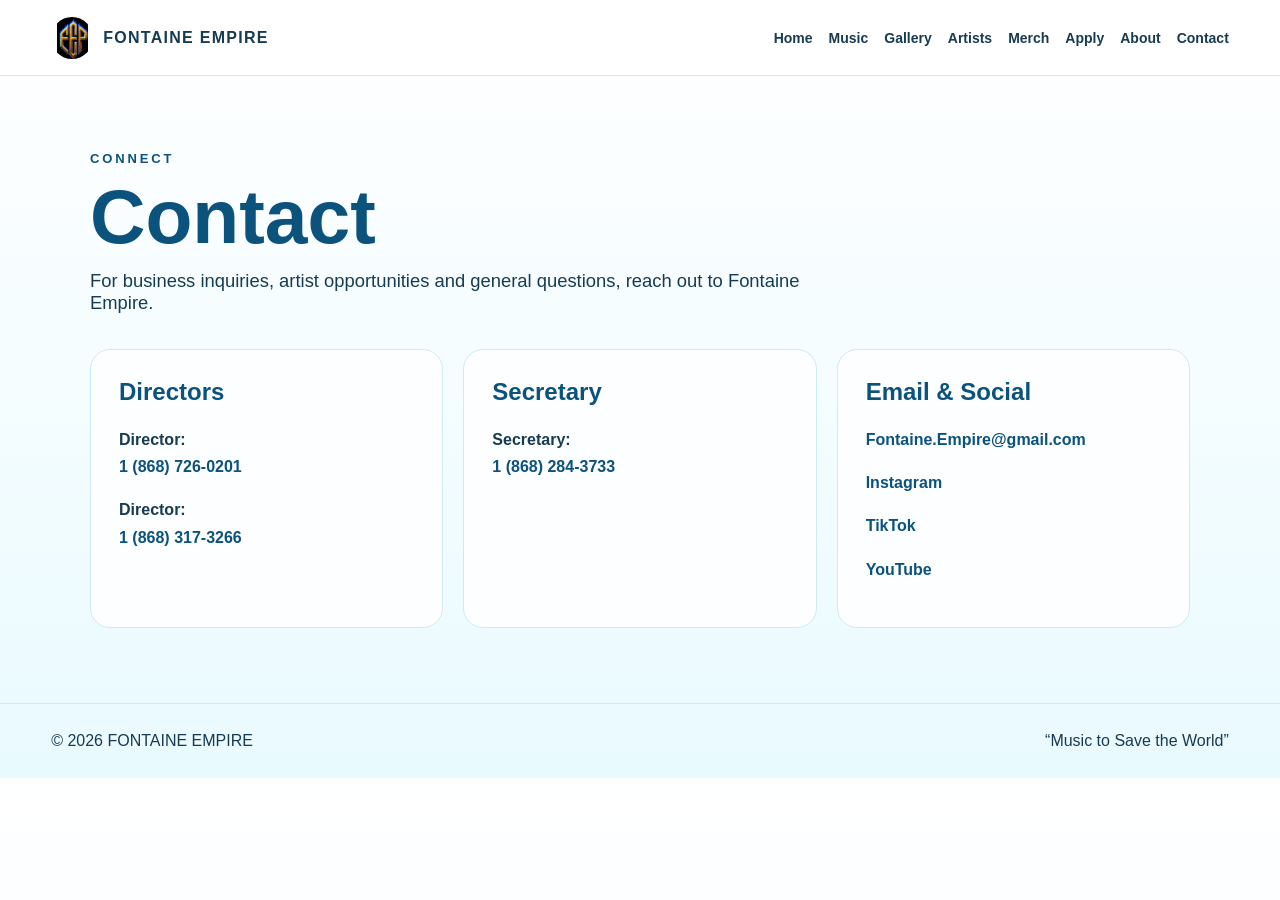
<file: contact.html>
<!doctype html>
<html lang="en">
<head>
<meta charset="utf-8">
<meta name="viewport" content="width=device-width,initial-scale=1">

<title>Contact | FONTAINE EMPIRE</title>

<style>
*{
  box-sizing:border-box;
}

body{
  margin:0;
  font-family:Arial,sans-serif;
  color:#173b52;
  background:linear-gradient(#fff,#e9faff);
}

a{
  text-decoration:none;
  color:inherit;
}

/* NAVIGATION */
nav{
  height:76px;
  padding:0 4%;
  display:flex;
  align-items:center;
  justify-content:space-between;
  background:#ffffffee;
  backdrop-filter:blur(12px);
  border-bottom:1px solid #cfeaf4;
  position:sticky;
  top:0;
  z-index:5;
}

.brand{
  font-weight:900;
  letter-spacing:.08em;
  display:flex;
  align-items:center;
  gap:10px;
}

.brand img{
  width:42px;
  height:42px;
  border-radius:50%;
  object-fit:contain;
}

.links{
  display:flex;
  gap:16px;
  font-weight:700;
  font-size:14px;
}

.links a:hover{
  color:#1689d5;
}

/* MOBILE MENU */
.menu-toggle{
  display:none;
  background:#fff;
  border:1px solid #b9dcea;
  border-radius:10px;
  padding:9px 12px;
  color:#0b527c;
  font-size:18px;
  cursor:pointer;
}

.mobile-links{
  display:none;
}

/* PAGE */
.page{
  width:min(1100px,92%);
  margin:auto;
  padding:75px 0;
}

.kicker{
  text-transform:uppercase;
  letter-spacing:.22em;
  font-size:13px;
  font-weight:900;
  color:#0b527c;
}

h1{
  font-size:clamp(2.7rem,6vw,5rem);
  line-height:.92;
  margin:15px 0;
  color:#0b527c;
}

.lead{
  font-size:1.15rem;
  max-width:760px;
}

/* CONTACT CARDS */
.grid{
  display:grid;
  grid-template-columns:repeat(3,1fr);
  gap:20px;
  margin-top:35px;
}

.card{
  padding:28px;
  border:1px solid #cfeaf4;
  border-radius:20px;
  background:#ffffffd9;
  transition:.2s ease;
}

.card:hover{
  transform:translateY(-4px);
  box-shadow:0 12px 30px rgba(11,82,124,.10);
}

.card h2{
  margin-top:0;
  color:#0b527c;
}

.card p{
  line-height:1.7;
}

.card a{
  color:#0b527c;
  font-weight:700;
}

.card a:hover{
  color:#1689d5;
}

/* FOOTER */
footer{
  padding:28px 4%;
  border-top:1px solid #cfeaf4;
  display:flex;
  justify-content:space-between;
}

/* MOBILE */
@media(max-width:800px){

  nav{
    height:auto;
    min-height:72px;
    position:sticky;
  }

  .brand{
    font-size:12px;
    gap:8px;
  }

  .brand img{
    width:38px;
    height:38px;
  }

  .links{
    display:none;
  }

  .menu-toggle{
    display:block;
  }

  .mobile-links{
    position:absolute;
    top:72px;
    left:4%;
    right:4%;
    display:none;
    flex-direction:column;
    gap:0;
    background:#fff;
    border:1px solid #cfeaf4;
    border-radius:0 0 14px 14px;
    box-shadow:0 12px 25px rgba(11,82,124,.12);
    overflow:hidden;
  }

  .mobile-links.open{
    display:flex;
  }

  .mobile-links a{
    padding:14px 18px;
    border-bottom:1px solid #e4f2f7;
    font-weight:800;
  }

  .mobile-links a:last-child{
    border-bottom:0;
  }

  .grid{
    grid-template-columns:1fr;
  }

  footer{
    flex-direction:column;
    gap:8px;
  }
}
</style>
</head>

<body>

<!-- NAVIGATION -->
<nav>

  <a class="brand" href="index.html">
    <img src="fep-logo.jpeg" alt="Fontaine Empire logo">
    <span>FONTAINE EMPIRE</span>
  </a>

  <div class="links">
    <a href="index.html">Home</a>
    <a href="music.html">Music</a>
    <a href="gallery.html">Gallery</a>
    <a href="artists.html">Artists</a>
    <a href="merch.html">Merch</a>
    <a href="apply.html">Apply</a>
    <a href="about.html">About</a>
    <a href="contact.html">Contact</a>
  </div>

  <button
    class="menu-toggle"
    type="button"
    aria-label="Open menu"
    aria-expanded="false">
    ☰
  </button>

  <div class="mobile-links">
    <a href="index.html">Home</a>
    <a href="music.html">Music</a>
    <a href="gallery.html">Gallery</a>
    <a href="artists.html">Artists</a>
    <a href="merch.html">Merch</a>
    <a href="apply.html">Apply</a>
    <a href="about.html">About</a>
    <a href="contact.html">Contact</a>
  </div>

</nav>

<!-- CONTACT PAGE -->
<main>

<section class="page">

  <div class="kicker">Connect</div>

  <h1>Contact</h1>

  <p class="lead">
    For business inquiries, artist opportunities and general questions,
    reach out to Fontaine Empire.
  </p>

  <div class="grid">

    <div class="card">
      <h2>Directors</h2>

      <p>
        <strong>Director:</strong><br>
        <a href="tel:+18687260201">
          1 (868) 726-0201
        </a>
      </p>

      <p>
        <strong>Director:</strong><br>
        <a href="tel:+18683173266">
          1 (868) 317-3266
        </a>
      </p>
    </div>

    <div class="card">
      <h2>Secretary</h2>

      <p>
        <strong>Secretary:</strong><br>
        <a href="tel:+18682843733">
          1 (868) 284-3733
        </a>
      </p>
    </div>

    <div class="card">
  <h2>Email &amp; Social</h2>

  <p>
    <a href="mailto:Fontaine.Empire@gmail.com">
      Fontaine.Empire@gmail.com
    </a>
  </p>

  <p>
    <a href="https://www.instagram.com/fontaine_empire?igsh=bGxzMnB4N3o5cG00&igsi=bGxzMnB4N3o5cG00&utm_source=qr"
       target="_blank"
       rel="noopener">
      Instagram
    </a>
  </p>

  <p>
    <a href="https://www.tiktok.com/@thugbabyindustry?_r=1&_t=ZS-98nklEXZicq"
       target="_blank"
       rel="noopener">
      TikTok
    </a>
  </p>

  <p>
    <a href="https://www.youtube.com/@Cash.Fontaine"
       target="_blank"
       rel="noopener">
      YouTube
    </a>
  </p>
</div>

  </div>

</section>

</main>

<!-- FOOTER -->
<footer>
  <span>© 2026 FONTAINE EMPIRE</span>
  <span>“Music to Save the World”</span>
</footer>

<!-- MOBILE MENU SCRIPT -->
<script>

const toggle = document.querySelector(".menu-toggle");
const mobileMenu = document.querySelector(".mobile-links");

if(toggle && mobileMenu){

  toggle.addEventListener("click", () => {

    const isOpen = mobileMenu.classList.toggle("open");

    toggle.setAttribute(
      "aria-expanded",
      isOpen
    );

  });

}

</script>

</body>
</html>
</file>
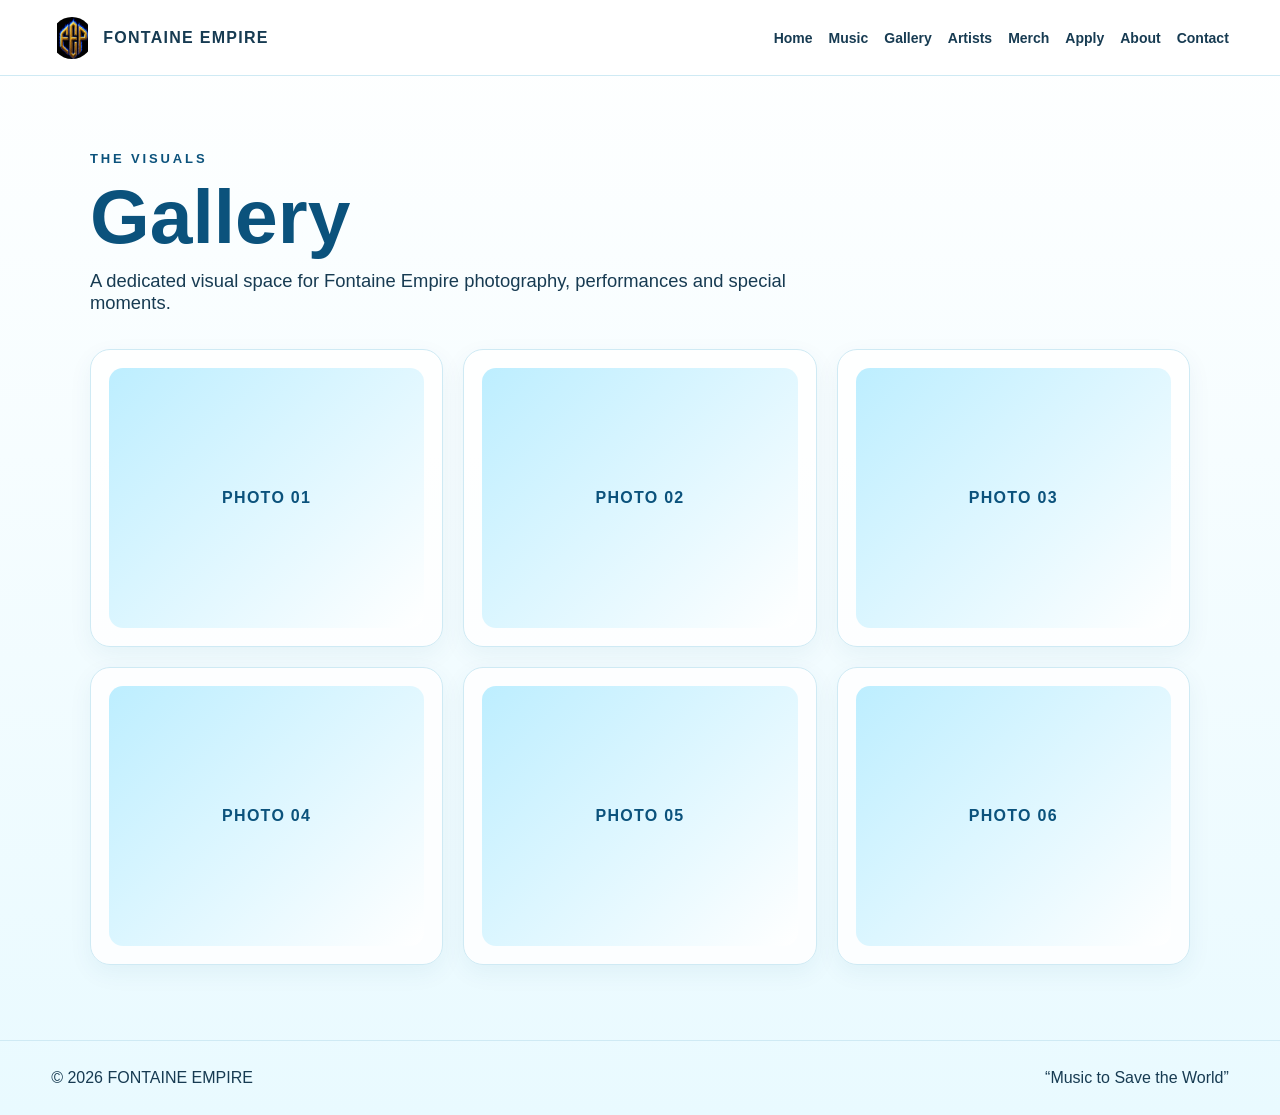
<file: gallery.html>
<!doctype html>
<html lang="en">
<head>
<meta charset="utf-8">
<meta name="viewport" content="width=device-width,initial-scale=1">

<title>Gallery | FONTAINE EMPIRE</title>

<style>
*{
  box-sizing:border-box;
}

body{
  margin:0;
  font-family:Arial,sans-serif;
  color:#173b52;
  background:linear-gradient(#fff,#e9faff);
}

a{
  text-decoration:none;
  color:inherit;
}

/* NAVIGATION */
nav{
  height:76px;
  padding:0 4%;
  display:flex;
  align-items:center;
  justify-content:space-between;
  background:#ffffffee;
  backdrop-filter:blur(12px);
  border-bottom:1px solid #cfeaf4;
  position:sticky;
  top:0;
  z-index:5;
}

.brand{
  font-weight:900;
  letter-spacing:.08em;
  display:flex;
  align-items:center;
  gap:10px;
}

.brand img{
  width:42px;
  height:42px;
  border-radius:50%;
  object-fit:contain;
}

.links{
  display:flex;
  gap:16px;
  font-weight:700;
  font-size:14px;
}

.links a:hover{
  color:#1689d5;
}

/* MOBILE MENU */
.menu-toggle{
  display:none;
  background:#fff;
  border:1px solid #b9dcea;
  border-radius:10px;
  padding:9px 12px;
  color:#0b527c;
  font-size:18px;
  cursor:pointer;
}

.mobile-links{
  display:none;
}

/* PAGE */
.page{
  width:min(1100px,92%);
  margin:auto;
  padding:75px 0;
}

.kicker{
  text-transform:uppercase;
  letter-spacing:.22em;
  font-size:13px;
  font-weight:900;
  color:#0b527c;
}

h1{
  font-size:clamp(2.7rem,6vw,5rem);
  line-height:.92;
  margin:15px 0;
  color:#0b527c;
}

.lead{
  font-size:1.15rem;
  max-width:760px;
}

/* GALLERY */
.grid{
  display:grid;
  grid-template-columns:repeat(3,1fr);
  gap:20px;
  margin-top:35px;
}

.card{
  padding:18px;
  border:1px solid #cfeaf4;
  border-radius:20px;
  background:#ffffffd9;
  box-shadow:0 8px 25px rgba(11,82,124,.06);
}

.placeholder{
  height:260px;
  border-radius:14px;
  background:linear-gradient(135deg,#bdeeff,#fff);
  display:grid;
  place-items:center;
  font-weight:900;
  color:#0b527c;
  letter-spacing:.08em;
}

/* FOOTER */
footer{
  padding:28px 4%;
  border-top:1px solid #cfeaf4;
  display:flex;
  justify-content:space-between;
}

/* MOBILE */
@media(max-width:800px){

  nav{
    height:auto;
    min-height:72px;
    position:sticky;
  }

  .brand{
    font-size:12px;
    gap:8px;
  }

  .brand img{
    width:38px;
    height:38px;
  }

  .links{
    display:none;
  }

  .menu-toggle{
    display:block;
  }

  .mobile-links{
    position:absolute;
    top:72px;
    left:4%;
    right:4%;
    display:none;
    flex-direction:column;
    gap:0;
    background:#fff;
    border:1px solid #cfeaf4;
    border-radius:0 0 14px 14px;
    box-shadow:0 12px 25px rgba(11,82,124,.12);
    overflow:hidden;
  }

  .mobile-links.open{
    display:flex;
  }

  .mobile-links a{
    padding:14px 18px;
    border-bottom:1px solid #e4f2f7;
    font-weight:800;
  }

  .mobile-links a:last-child{
    border-bottom:0;
  }

  .grid{
    grid-template-columns:1fr;
  }

  .placeholder{
    height:230px;
  }

  footer{
    flex-direction:column;
    gap:8px;
  }
}
</style>
</head>

<body>

<!-- NAVIGATION -->
<nav>

  <a class="brand" href="index.html">
    <img src="fep-logo.jpeg" alt="Fontaine Empire logo">
    <span>FONTAINE EMPIRE</span>
  </a>

  <div class="links">
    <a href="index.html">Home</a>
    <a href="music.html">Music</a>
    <a href="gallery.html">Gallery</a>
    <a href="artists.html">Artists</a>
    <a href="merch.html">Merch</a>
    <a href="apply.html">Apply</a>
    <a href="about.html">About</a>
    <a href="contact.html">Contact</a>
  </div>

  <button
    class="menu-toggle"
    type="button"
    aria-label="Open menu"
    aria-expanded="false">
    ☰
  </button>

  <div class="mobile-links">
    <a href="index.html">Home</a>
    <a href="music.html">Music</a>
    <a href="gallery.html">Gallery</a>
    <a href="artists.html">Artists</a>
    <a href="merch.html">Merch</a>
    <a href="apply.html">Apply</a>
    <a href="about.html">About</a>
    <a href="contact.html">Contact</a>
  </div>

</nav>

<!-- GALLERY PAGE -->
<main>

<section class="page">

  <div class="kicker">The Visuals</div>

  <h1>Gallery</h1>

  <p class="lead">
    A dedicated visual space for Fontaine Empire photography,
    performances and special moments.
  </p>

  <div class="grid">

    <div class="card">
      <div class="placeholder">PHOTO 01</div>
    </div>

    <div class="card">
      <div class="placeholder">PHOTO 02</div>
    </div>

    <div class="card">
      <div class="placeholder">PHOTO 03</div>
    </div>

    <div class="card">
      <div class="placeholder">PHOTO 04</div>
    </div>

    <div class="card">
      <div class="placeholder">PHOTO 05</div>
    </div>

    <div class="card">
      <div class="placeholder">PHOTO 06</div>
    </div>

  </div>

</section>

</main>

<!-- FOOTER -->
<footer>
  <span>© 2026 FONTAINE EMPIRE</span>
  <span>“Music to Save the World”</span>
</footer>

<!-- MOBILE MENU SCRIPT -->
<script>
const toggle = document.querySelector(".menu-toggle");
const mobileMenu = document.querySelector(".mobile-links");

if(toggle && mobileMenu){

  toggle.addEventListener("click", () => {

    const isOpen = mobileMenu.classList.toggle("open");

    toggle.setAttribute(
      "aria-expanded",
      isOpen
    );

  });

}
</script>

</body>
</html>
</file>
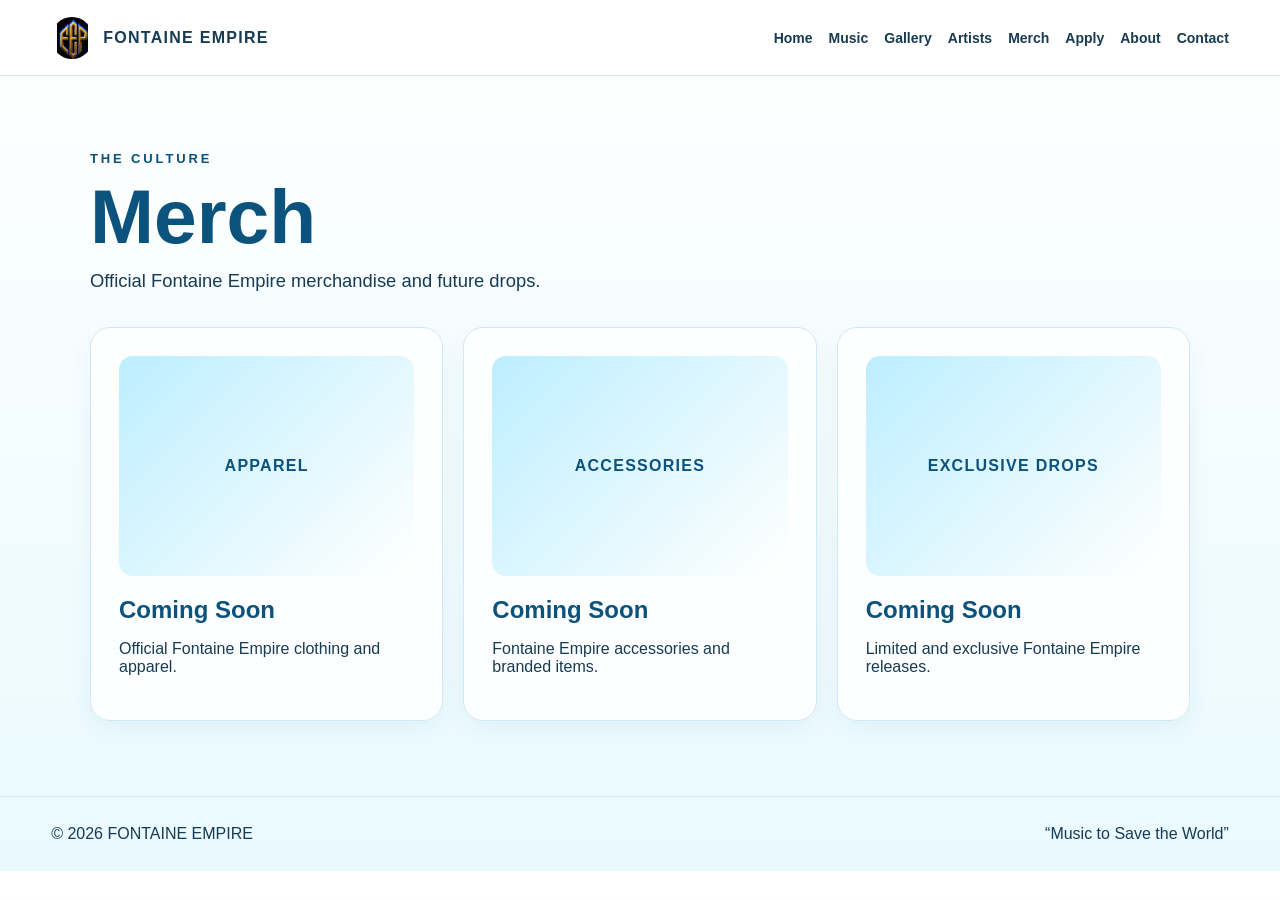
<file: merch.html>
<!doctype html>
<html lang="en">
<head>
<meta charset="utf-8">
<meta name="viewport" content="width=device-width,initial-scale=1">

<title>Merch | FONTAINE EMPIRE</title>

<style>
*{
  box-sizing:border-box;
}

body{
  margin:0;
  font-family:Arial,sans-serif;
  color:#173b52;
  background:linear-gradient(#fff,#e9faff);
}

a{
  text-decoration:none;
  color:inherit;
}

/* NAVIGATION */
nav{
  height:76px;
  padding:0 4%;
  display:flex;
  align-items:center;
  justify-content:space-between;
  background:#ffffffee;
  backdrop-filter:blur(12px);
  border-bottom:1px solid #cfeaf4;
  position:sticky;
  top:0;
  z-index:5;
}

.brand{
  font-weight:900;
  letter-spacing:.08em;
  display:flex;
  align-items:center;
  gap:10px;
}

.brand img{
  width:42px;
  height:42px;
  border-radius:50%;
  object-fit:contain;
}

.links{
  display:flex;
  gap:16px;
  font-weight:700;
  font-size:14px;
}

.links a:hover{
  color:#1689d5;
}

/* MOBILE MENU */
.menu-toggle{
  display:none;
  background:#fff;
  border:1px solid #b9dcea;
  border-radius:10px;
  padding:9px 12px;
  color:#0b527c;
  font-size:18px;
  cursor:pointer;
}

.mobile-links{
  display:none;
}

/* PAGE */
.page{
  width:min(1100px,92%);
  margin:auto;
  padding:75px 0;
}

.kicker{
  text-transform:uppercase;
  letter-spacing:.22em;
  font-size:13px;
  font-weight:900;
  color:#0b527c;
}

h1{
  font-size:clamp(2.7rem,6vw,5rem);
  line-height:.92;
  margin:15px 0;
  color:#0b527c;
}

.lead{
  font-size:1.15rem;
  max-width:760px;
}

/* MERCH GRID */
.grid{
  display:grid;
  grid-template-columns:repeat(3,1fr);
  gap:20px;
  margin-top:35px;
}

.card{
  padding:28px;
  border:1px solid #cfeaf4;
  border-radius:20px;
  background:#ffffffd9;
  box-shadow:0 8px 25px rgba(11,82,124,.06);
}

.placeholder{
  height:220px;
  border-radius:14px;
  background:linear-gradient(135deg,#bdeeff,#fff);
  display:grid;
  place-items:center;
  font-weight:900;
  color:#0b527c;
  letter-spacing:.08em;
}

.card h2{
  margin-bottom:8px;
  color:#0b527c;
}

/* FOOTER */
footer{
  padding:28px 4%;
  border-top:1px solid #cfeaf4;
  display:flex;
  justify-content:space-between;
}

/* MOBILE */
@media(max-width:800px){

  nav{
    height:auto;
    min-height:72px;
    position:sticky;
  }

  .brand{
    font-size:12px;
    gap:8px;
  }

  .brand img{
    width:38px;
    height:38px;
  }

  .links{
    display:none;
  }

  .menu-toggle{
    display:block;
  }

  .mobile-links{
    position:absolute;
    top:72px;
    left:4%;
    right:4%;
    display:none;
    flex-direction:column;
    gap:0;
    background:#fff;
    border:1px solid #cfeaf4;
    border-radius:0 0 14px 14px;
    box-shadow:0 12px 25px rgba(11,82,124,.12);
    overflow:hidden;
  }

  .mobile-links.open{
    display:flex;
  }

  .mobile-links a{
    padding:14px 18px;
    border-bottom:1px solid #e4f2f7;
    font-weight:800;
  }

  .mobile-links a:last-child{
    border-bottom:0;
  }

  .grid{
    grid-template-columns:1fr;
  }

  .placeholder{
    height:230px;
  }

  footer{
    flex-direction:column;
    gap:8px;
  }
}
</style>
</head>

<body>

<!-- NAVIGATION -->
<nav>

  <a class="brand" href="index.html">
    <img src="fep-logo.jpeg" alt="Fontaine Empire logo">
    <span>FONTAINE EMPIRE</span>
  </a>

  <div class="links">
    <a href="index.html">Home</a>
    <a href="music.html">Music</a>
    <a href="gallery.html">Gallery</a>
    <a href="artists.html">Artists</a>
    <a href="merch.html">Merch</a>
    <a href="apply.html">Apply</a>
    <a href="about.html">About</a>
    <a href="contact.html">Contact</a>
  </div>

  <button
    class="menu-toggle"
    type="button"
    aria-label="Open menu"
    aria-expanded="false">
    ☰
  </button>

  <div class="mobile-links">
    <a href="index.html">Home</a>
    <a href="music.html">Music</a>
    <a href="gallery.html">Gallery</a>
    <a href="artists.html">Artists</a>
    <a href="merch.html">Merch</a>
    <a href="apply.html">Apply</a>
    <a href="about.html">About</a>
    <a href="contact.html">Contact</a>
  </div>

</nav>

<!-- MERCH PAGE -->
<main>

<section class="page">

  <div class="kicker">The Culture</div>

  <h1>Merch</h1>

  <p class="lead">
    Official Fontaine Empire merchandise and future drops.
  </p>

  <div class="grid">

    <div class="card">
      <div class="placeholder">
        APPAREL
      </div>
      <h2>Coming Soon</h2>
      <p>
        Official Fontaine Empire clothing and apparel.
      </p>
    </div>

    <div class="card">
      <div class="placeholder">
        ACCESSORIES
      </div>
      <h2>Coming Soon</h2>
      <p>
        Fontaine Empire accessories and branded items.
      </p>
    </div>

    <div class="card">
      <div class="placeholder">
        EXCLUSIVE DROPS
      </div>
      <h2>Coming Soon</h2>
      <p>
        Limited and exclusive Fontaine Empire releases.
      </p>
    </div>

  </div>

</section>

</main>

<!-- FOOTER -->
<footer>
  <span>© 2026 FONTAINE EMPIRE</span>
  <span>“Music to Save the World”</span>
</footer>

<!-- MOBILE MENU SCRIPT -->
<script>
const toggle = document.querySelector(".menu-toggle");
const mobileMenu = document.querySelector(".mobile-links");

if(toggle && mobileMenu){

  toggle.addEventListener("click", () => {

    const isOpen = mobileMenu.classList.toggle("open");

    toggle.setAttribute(
      "aria-expanded",
      isOpen
    );

  });

}
</script>

</body>
</html>
</file>
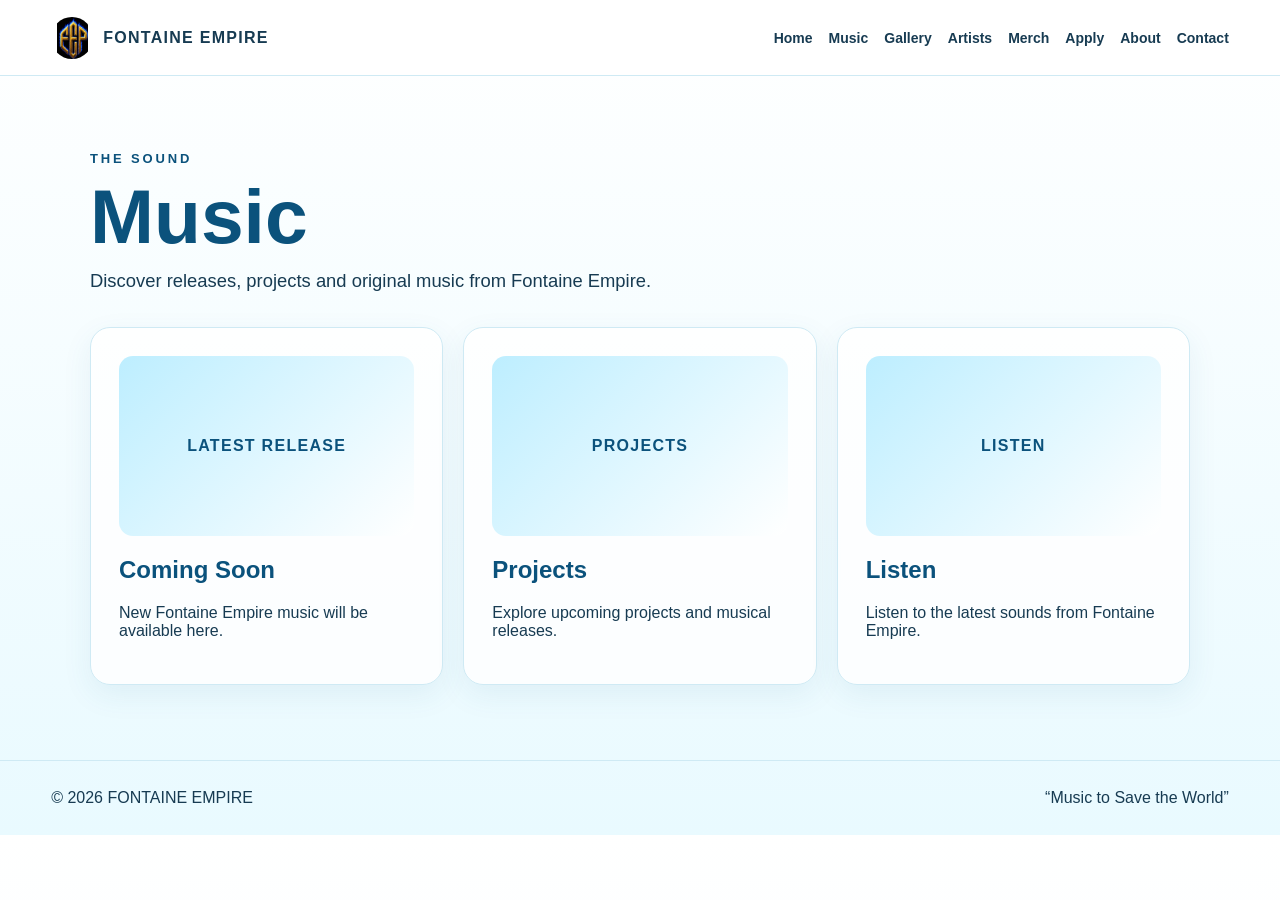
<file: music.html>
<!doctype html>
<html lang="en">
<head>
<meta charset="utf-8">
<meta name="viewport" content="width=device-width,initial-scale=1">

<title>Music | FONTAINE EMPIRE</title>

<style>
*{
  box-sizing:border-box;
}

body{
  margin:0;
  font-family:Arial,sans-serif;
  color:#173b52;
  background:linear-gradient(#fff,#e9faff);
}

a{
  text-decoration:none;
  color:inherit;
}

/* NAVIGATION */
nav{
  height:76px;
  padding:0 4%;
  display:flex;
  align-items:center;
  justify-content:space-between;
  background:#ffffffee;
  backdrop-filter:blur(12px);
  border-bottom:1px solid #cfeaf4;
  position:sticky;
  top:0;
  z-index:5;
}

.brand{
  font-weight:900;
  letter-spacing:.08em;
  display:flex;
  align-items:center;
  gap:10px;
}

.brand img{
  width:42px;
  height:42px;
  border-radius:50%;
  object-fit:contain;
}

.links{
  display:flex;
  gap:16px;
  font-weight:700;
  font-size:14px;
}

.links a:hover{
  color:#1689d5;
}

/* MOBILE MENU */
.menu-toggle{
  display:none;
  background:#fff;
  border:1px solid #b9dcea;
  border-radius:10px;
  padding:9px 12px;
  color:#0b527c;
  font-size:18px;
  cursor:pointer;
}

.mobile-links{
  display:none;
}

/* PAGE */
.page{
  width:min(1100px,92%);
  margin:auto;
  padding:75px 0;
}

.kicker{
  text-transform:uppercase;
  letter-spacing:.22em;
  font-size:13px;
  font-weight:900;
  color:#0b527c;
}

h1{
  font-size:clamp(2.7rem,6vw,5rem);
  line-height:.92;
  margin:15px 0;
  color:#0b527c;
}

.lead{
  font-size:1.15rem;
  max-width:760px;
}

/* MUSIC GRID */
.grid{
  display:grid;
  grid-template-columns:repeat(3,1fr);
  gap:20px;
  margin-top:35px;
}

.card{
  padding:28px;
  border:1px solid #cfeaf4;
  border-radius:20px;
  background:#ffffffd9;
  box-shadow:0 10px 30px rgba(33,107,141,.08);
}

.placeholder{
  height:180px;
  border-radius:14px;
  background:linear-gradient(135deg,#bdeeff,#fff);
  display:grid;
  place-items:center;
  font-weight:900;
  color:#0b527c;
  letter-spacing:.08em;
}

.card h2{
  color:#0b527c;
}

/* FOOTER */
footer{
  padding:28px 4%;
  border-top:1px solid #cfeaf4;
  display:flex;
  justify-content:space-between;
}

/* MOBILE */
@media(max-width:800px){

  nav{
    height:auto;
    min-height:72px;
    position:sticky;
  }

  .brand{
    font-size:12px;
    gap:8px;
  }

  .brand img{
    width:38px;
    height:38px;
  }

  .links{
    display:none;
  }

  .menu-toggle{
    display:block;
  }

  .mobile-links{
    position:absolute;
    top:72px;
    left:4%;
    right:4%;
    display:none;
    flex-direction:column;
    gap:0;
    background:#fff;
    border:1px solid #cfeaf4;
    border-radius:0 0 14px 14px;
    box-shadow:0 12px 25px rgba(11,82,124,.12);
    overflow:hidden;
  }

  .mobile-links.open{
    display:flex;
  }

  .mobile-links a{
    padding:14px 18px;
    border-bottom:1px solid #e4f2f7;
    font-weight:800;
  }

  .mobile-links a:last-child{
    border-bottom:0;
  }

  .grid{
    grid-template-columns:1fr;
  }

  .placeholder{
    height:230px;
  }

  footer{
    flex-direction:column;
    gap:8px;
  }
}
</style>
</head>

<body>

<!-- NAVIGATION -->
<nav>

  <a class="brand" href="index.html">
    <img src="fep-logo.jpeg" alt="Fontaine Empire logo">
    <span>FONTAINE EMPIRE</span>
  </a>

  <div class="links">
    <a href="index.html">Home</a>
    <a href="music.html">Music</a>
    <a href="gallery.html">Gallery</a>
    <a href="artists.html">Artists</a>
    <a href="merch.html">Merch</a>
    <a href="apply.html">Apply</a>
    <a href="about.html">About</a>
    <a href="contact.html">Contact</a>
  </div>

  <button
    class="menu-toggle"
    type="button"
    aria-label="Open menu"
    aria-expanded="false">
    ☰
  </button>

  <div class="mobile-links">
    <a href="index.html">Home</a>
    <a href="music.html">Music</a>
    <a href="gallery.html">Gallery</a>
    <a href="artists.html">Artists</a>
    <a href="merch.html">Merch</a>
    <a href="apply.html">Apply</a>
    <a href="about.html">About</a>
    <a href="contact.html">Contact</a>
  </div>

</nav>

<!-- MUSIC PAGE -->
<main>

<section class="page">

  <div class="kicker">The Sound</div>

  <h1>Music</h1>

  <p class="lead">
    Discover releases, projects and original music from Fontaine Empire.
  </p>

  <div class="grid">

    <div class="card">
      <div class="placeholder">
        LATEST RELEASE
      </div>

      <h2>Coming Soon</h2>

      <p>
        New Fontaine Empire music will be available here.
      </p>
    </div>

    <div class="card">
      <div class="placeholder">
        PROJECTS
      </div>

      <h2>Projects</h2>

      <p>
        Explore upcoming projects and musical releases.
      </p>
    </div>

    <div class="card">
      <div class="placeholder">
        LISTEN
      </div>

      <h2>Listen</h2>

      <p>
        Listen to the latest sounds from Fontaine Empire.
      </p>
    </div>

  </div>

</section>

</main>

<!-- FOOTER -->
<footer>
  <span>© 2026 FONTAINE EMPIRE</span>
  <span>“Music to Save the World”</span>
</footer>

<!-- MOBILE MENU SCRIPT -->
<script>
const toggle = document.querySelector(".menu-toggle");
const mobileMenu = document.querySelector(".mobile-links");

if(toggle && mobileMenu){

  toggle.addEventListener("click", () => {

    const isOpen = mobileMenu.classList.toggle("open");

    toggle.setAttribute(
      "aria-expanded",
      isOpen
    );

  });

}
</script>

</body>
</html>
</file>
